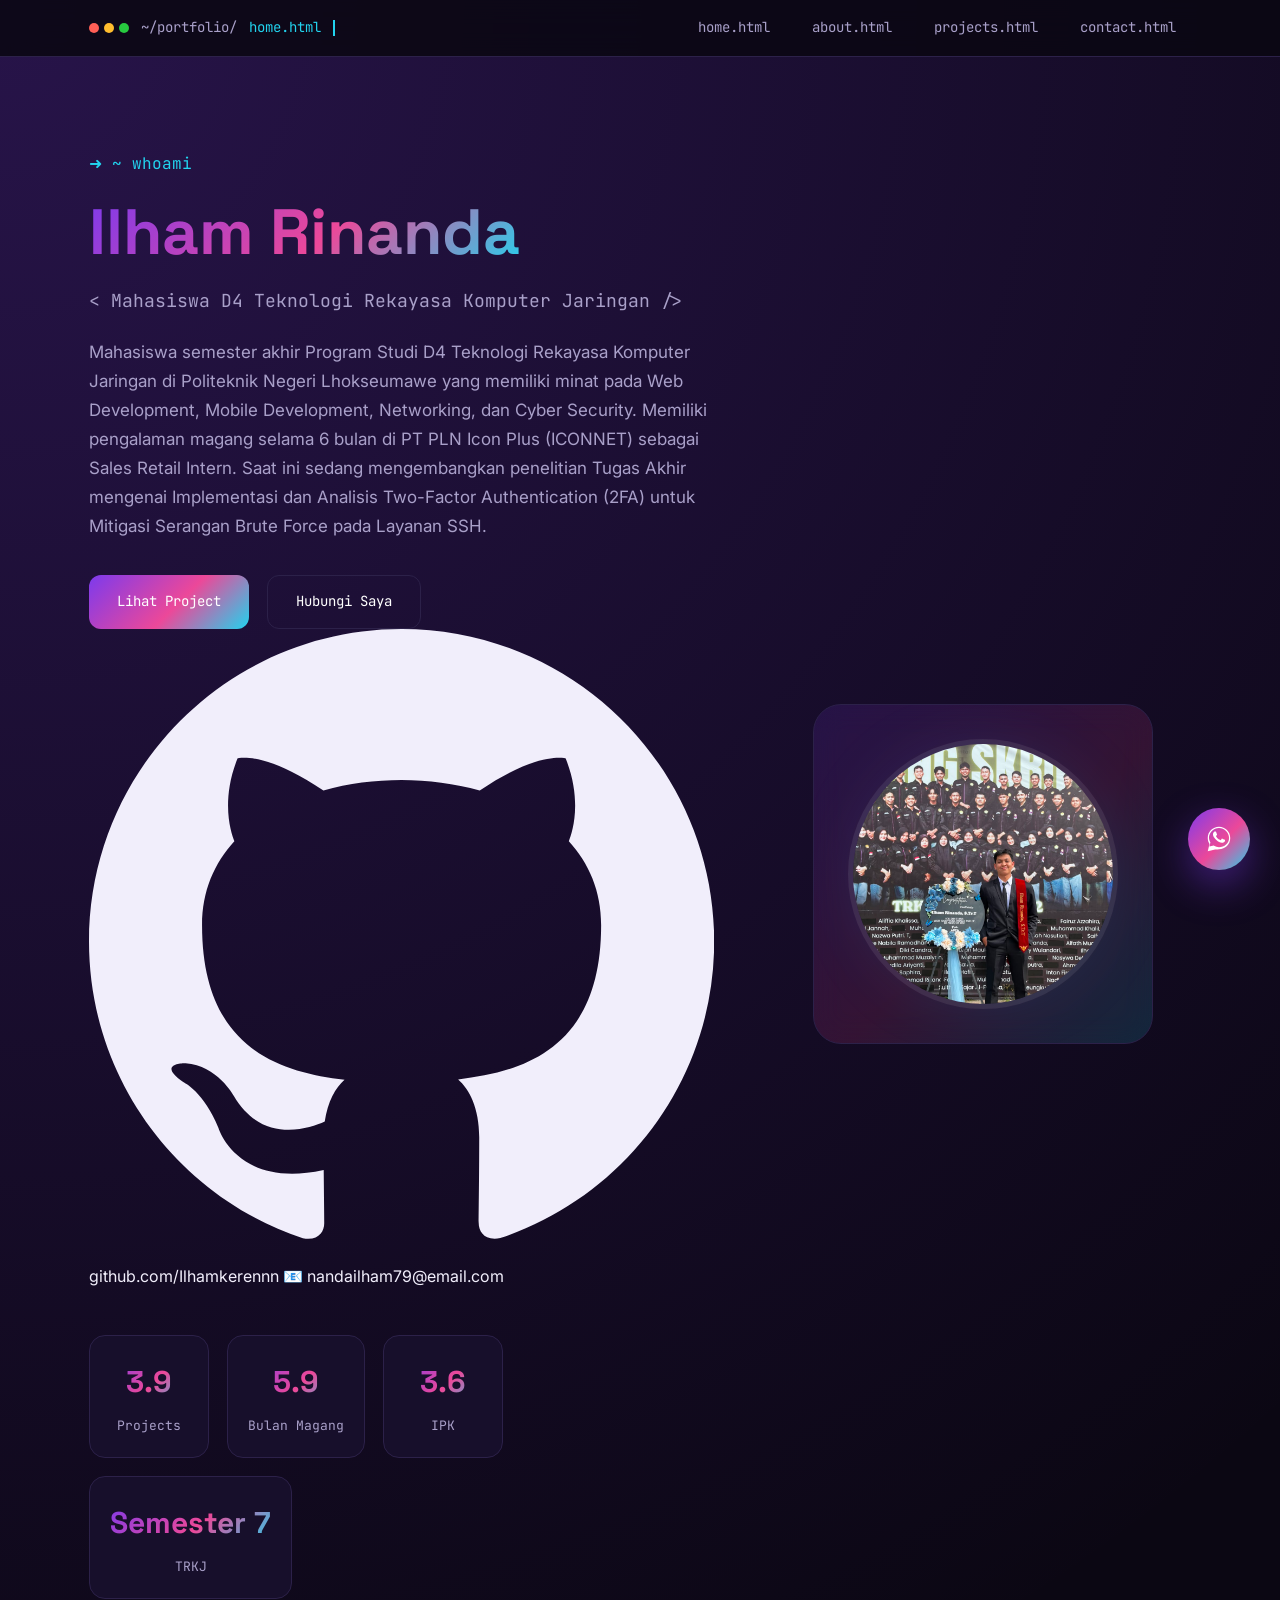
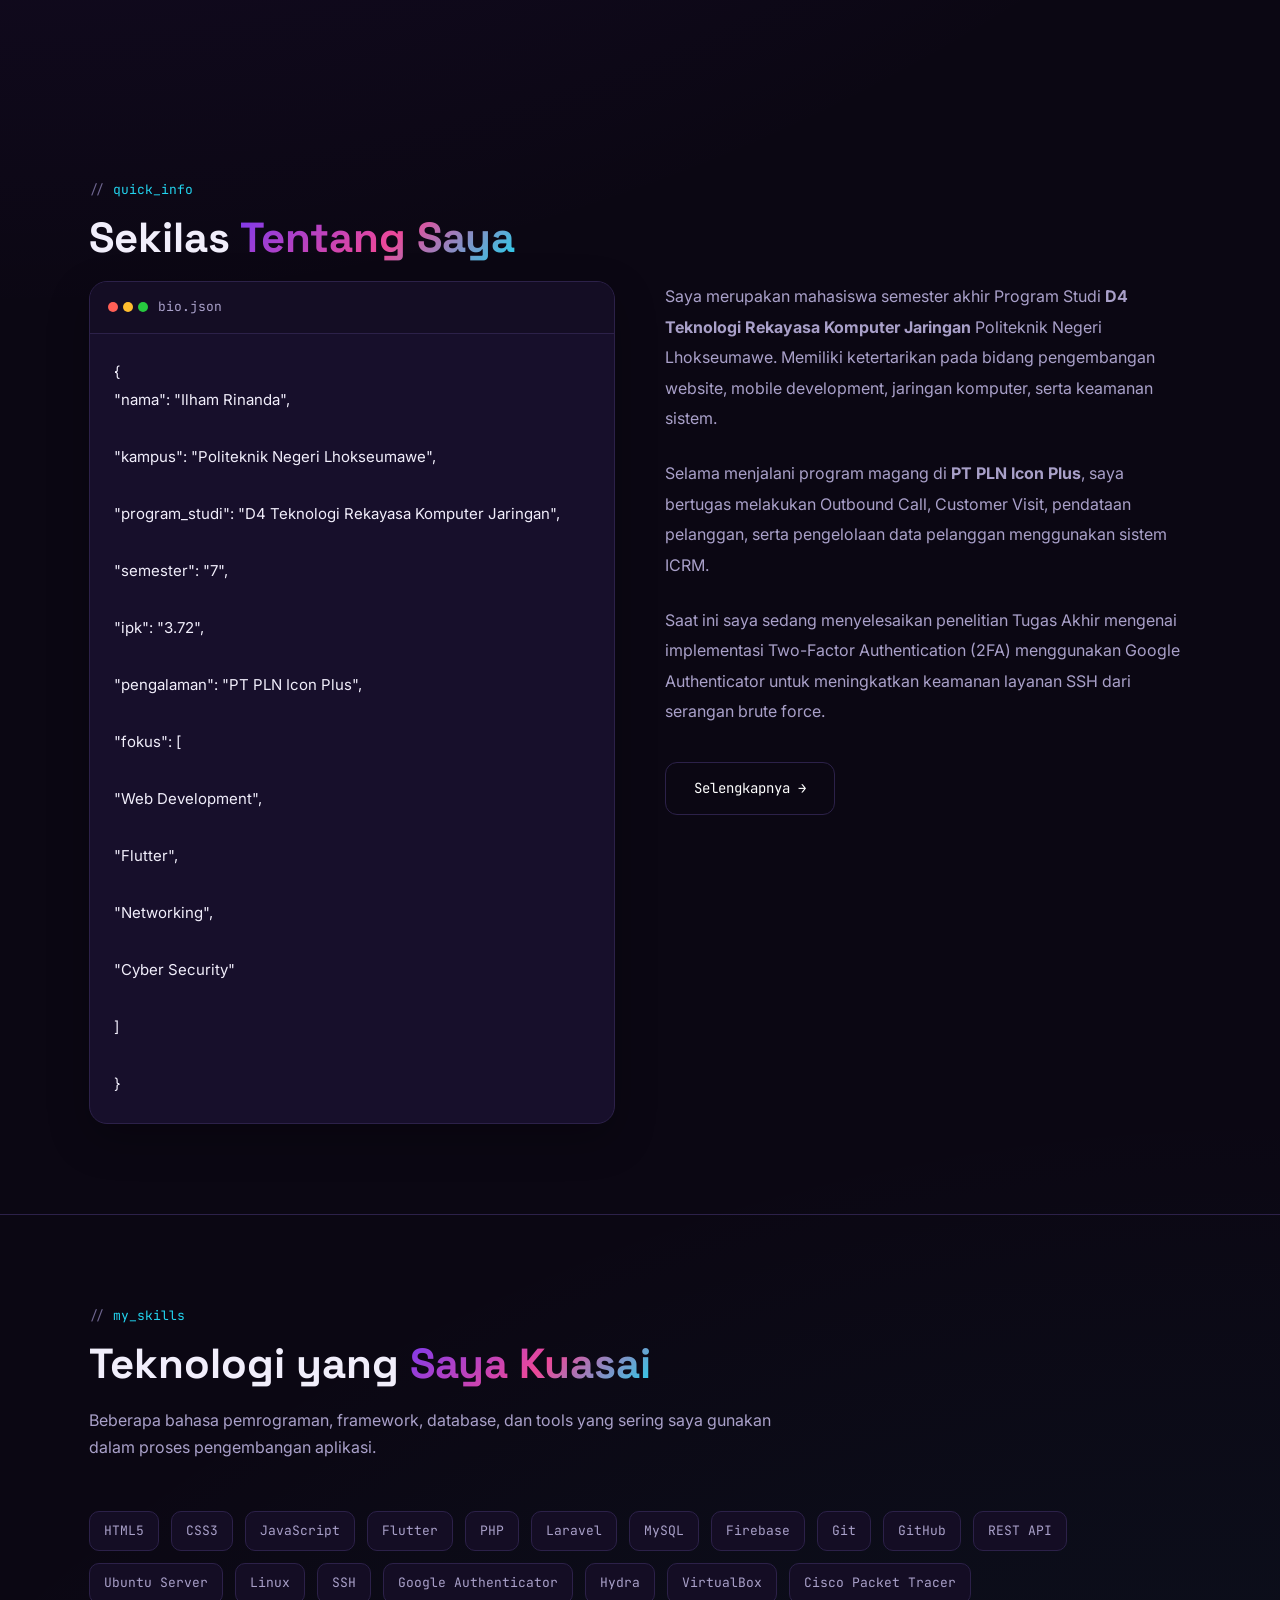
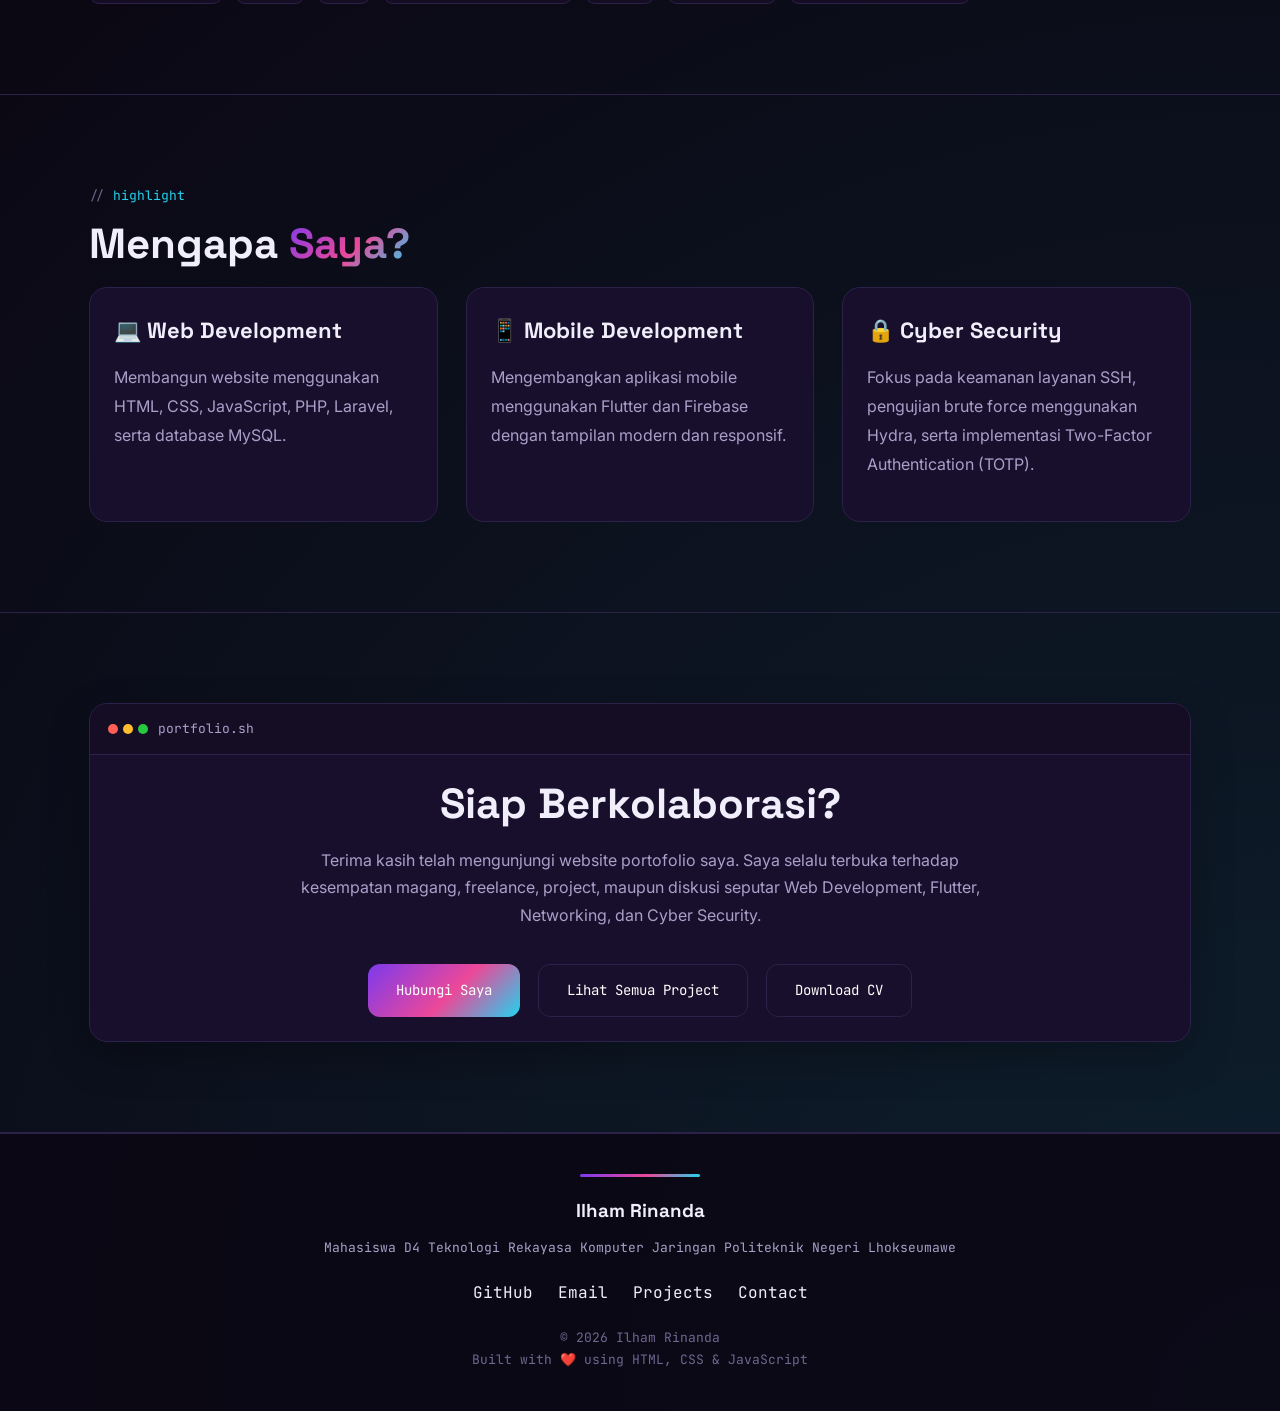
<file: index.html>
<!DOCTYPE html>
<html lang="id">
<head>

<meta charset="UTF-8">
<meta name="viewport" content="width=device-width, initial-scale=1.0">

<title>Ilham Rinanda | Portfolio</title>

<meta
name="description"
content="Portfolio Ilham Rinanda - Mahasiswa D4 Teknologi Rekayasa Komputer Jaringan Politeknik Negeri Lhokseumawe">

<link rel="stylesheet" href="style.css">

<link rel="preconnect" href="https://fonts.googleapis.com">
<link rel="preconnect" href="https://fonts.gstatic.com" crossorigin>

<link rel="icon" href="favicon.ico">

</head>

<body>

<!-- ================= NAVBAR ================= -->

<nav class="navbar">

<div class="nav-inner">

<div class="logo">

<span class="dots">
<span></span>
<span></span>
<span></span>
</span>

<span class="path">~/portfolio/</span>

<span class="filename">home.html</span>

<span class="cursor-blink"></span>

</div>

<button class="nav-toggle" aria-label="Menu">

☰

</button>

<ul class="nav-tabs">

<li><a href="index.html" class="active">home.html</a></li>

<li><a href="about.html">about.html</a></li>

<li><a href="projects.html">projects.html</a></li>

<li><a href="contact.html">contact.html</a></li>

</ul>

</div>

</nav>

<!-- ================= HERO ================= -->

<section class="hero">

<div class="container hero-grid">

<!-- ================= HERO KIRI ================= -->

<div class="hero-content">

<p class="hero-prompt">

<span class="sym">➜</span>

~ whoami

</p>

<h1 class="hero-title">

<span class="gradient-text">

Ilham Rinanda

</span>

</h1>

<p class="hero-role">

<span class="bracket">&lt;</span>

Mahasiswa D4 Teknologi Rekayasa Komputer Jaringan

<span class="bracket">/&gt;</span>

</p>

<p class="hero-desc">

Mahasiswa semester akhir Program Studi D4 Teknologi Rekayasa Komputer Jaringan di
Politeknik Negeri Lhokseumawe yang memiliki minat pada
Web Development,
Mobile Development,
Networking,
dan Cyber Security.

Memiliki pengalaman magang selama 6 bulan di
PT PLN Icon Plus (ICONNET)
sebagai Sales Retail Intern.

Saat ini sedang mengembangkan penelitian Tugas Akhir mengenai
Implementasi dan Analisis Two-Factor Authentication (2FA)
untuk Mitigasi Serangan Brute Force pada Layanan SSH.

</p>

<div class="hero-actions">

<a href="projects.html" class="btn btn-primary">

Lihat Project

</a>

<a href="contact.html" class="btn btn-outline">

Hubungi Saya

</a>

</div>

<div class="hero-socials">

<a
href="https://github.com/Ilhamkerennn"
target="_blank"
rel="noopener">

<svg viewBox="0 0 24 24" fill="currentColor">

<path d="M12 0C5.37 0 0 5.37 0 12c0 5.3 3.44 9.8 8.21 11.39.6.11.82-.26.82-.58 0-.29-.01-1.04-.02-2.04-3.34.73-4.04-1.61-4.04-1.61-.55-1.39-1.34-1.76-1.34-1.76-1.09-.75.08-.73.08-.73 1.21.08 1.84 1.24 1.84 1.24 1.07 1.84 2.81 1.31 3.5 1 .11-.78.42-1.31.76-1.61-2.67-.3-5.47-1.33-5.47-5.93 0-1.31.47-2.38 1.24-3.22-.12-.3-.54-1.52.12-3.18 0 0 1.01-.32 3.3 1.23.96-.27 1.98-.4 3-.4s2.04.14 3 .4c2.29-1.55 3.3-1.23 3.3-1.23.66 1.66.24 2.88.12 3.18.77.84 1.24 1.91 1.24 3.22 0 4.61-2.81 5.62-5.49 5.92.43.37.81 1.1.81 2.22 0 1.6-.02 2.89-.02 3.29 0 .32.22.7.83.58C20.56 21.8 24 17.3 24 12c0-6.63-5.37-12-12-12z"/>

</svg>

github.com/Ilhamkerennn

</a>

<a
href="mailto:nandailham79@email.com">

📧

nandailham79@email.com

</a>

</div>

<!-- ================= STATISTIK ================= -->

<div class="hero-stats">

<div class="stat-card">

<h2>4+</h2>

<p>Projects</p>

</div>

<div class="stat-card">

<h2>6</h2>

<p>Bulan Magang</p>

</div>

<div class="stat-card">

<h2>3.72</h2>

<p>IPK</p>

</div>

<div class="stat-card">

<h2>Semester 7</h2>

<p>TRKJ</p>

</div>

</div>

</div>

<!-- ================= FOTO ================= -->

<div class="hero-image">

<div class="profile-card">

<div class="profile-glow"></div>

<img
src="assets/profile.jpg"
alt="Ilham Rinanda"
loading="lazy">

</div>

</div>

</div>

</section>
<!-- ================= QUICK INFO ================= -->

<section class="section">

<div class="container">

<p class="section-label">quick_info</p>

<h2 class="section-title">

Sekilas <span class="gradient-text">Tentang Saya</span>

</h2>

<div class="two-col">

<!-- ================= TERMINAL ================= -->

<div class="window reveal">

<div class="window-head">

<span class="dots">

<span></span>

<span></span>

<span></span>

</span>

bio.json

</div>

<div class="window-body">

<pre>{
<span class="key">"nama"</span><span class="punct">:</span> <span class="str">"Ilham Rinanda"</span>,

<span class="key">"kampus"</span><span class="punct">:</span> <span class="str">"Politeknik Negeri Lhokseumawe"</span>,

<span class="key">"program_studi"</span><span class="punct">:</span> <span class="str">"D4 Teknologi Rekayasa Komputer Jaringan"</span>,

<span class="key">"semester"</span><span class="punct">:</span> <span class="str">"7"</span>,

<span class="key">"ipk"</span><span class="punct">:</span> <span class="str">"3.72"</span>,

<span class="key">"pengalaman"</span><span class="punct">:</span> <span class="str">"PT PLN Icon Plus"</span>,

<span class="key">"fokus"</span><span class="punct">:</span> [

<span class="str">"Web Development"</span>,

<span class="str">"Flutter"</span>,

<span class="str">"Networking"</span>,

<span class="str">"Cyber Security"</span>

]

}</pre>

</div>

</div>

<!-- ================= DESKRIPSI ================= -->

<div class="reveal">

<p style="color:var(--text-muted);margin-bottom:25px;line-height:1.9;">

Saya merupakan mahasiswa semester akhir Program Studi
<b>D4 Teknologi Rekayasa Komputer Jaringan</b>
Politeknik Negeri Lhokseumawe.

Memiliki ketertarikan pada bidang
pengembangan website,
mobile development,
jaringan komputer,
serta keamanan sistem.

</p>

<p style="color:var(--text-muted);margin-bottom:25px;line-height:1.9;">

Selama menjalani program magang di
<b>PT PLN Icon Plus</b>,
saya bertugas melakukan Outbound Call,
Customer Visit,
pendataan pelanggan,
serta pengelolaan data pelanggan menggunakan
sistem ICRM.

</p>

<p style="color:var(--text-muted);margin-bottom:35px;line-height:1.9;">

Saat ini saya sedang menyelesaikan penelitian
Tugas Akhir mengenai implementasi
Two-Factor Authentication (2FA)
menggunakan Google Authenticator
untuk meningkatkan keamanan layanan SSH
dari serangan brute force.

</p>

<a href="about.html" class="btn btn-outline">

Selengkapnya →

</a>

</div>

</div>

</div>

</section>

<!-- ================= SKILLS ================= -->

<section class="section">

<div class="container">

<p class="section-label">

my_skills

</p>

<h2 class="section-title">

Teknologi yang
<span class="gradient-text">

Saya Kuasai

</span>

</h2>

<p class="section-sub">

Beberapa bahasa pemrograman,
framework,
database,
dan tools yang sering saya gunakan
dalam proses pengembangan aplikasi.

</p>

<div class="tag-cloud">

<span class="tag">HTML5</span>

<span class="tag">CSS3</span>

<span class="tag">JavaScript</span>

<span class="tag">Flutter</span>

<span class="tag">PHP</span>

<span class="tag">Laravel</span>

<span class="tag">MySQL</span>

<span class="tag">Firebase</span>

<span class="tag">Git</span>

<span class="tag">GitHub</span>

<span class="tag">REST API</span>

<span class="tag">Ubuntu Server</span>

<span class="tag">Linux</span>

<span class="tag">SSH</span>

<span class="tag">Google Authenticator</span>

<span class="tag">Hydra</span>

<span class="tag">VirtualBox</span>

<span class="tag">Cisco Packet Tracer</span>

</div>

</div>

</section>

<!-- ================= HIGHLIGHT ================= -->

<section class="section">

<div class="container">

<p class="section-label">

highlight

</p>

<h2 class="section-title">

Mengapa
<span class="gradient-text">

Saya?

</span>

</h2>

<div class="project-grid">

<div class="project-card reveal">

<div class="project-body">

<h3 class="project-title">

💻 Web Development

</h3>

<p class="project-desc">

Membangun website menggunakan HTML, CSS,
JavaScript, PHP, Laravel,
serta database MySQL.

</p>

</div>

</div>

<div class="project-card reveal">

<div class="project-body">

<h3 class="project-title">

📱 Mobile Development

</h3>

<p class="project-desc">

Mengembangkan aplikasi mobile menggunakan
Flutter dan Firebase
dengan tampilan modern
dan responsif.

</p>

</div>

</div>

<div class="project-card reveal">

<div class="project-body">

<h3 class="project-title">

🔒 Cyber Security

</h3>

<p class="project-desc">

Fokus pada keamanan layanan SSH,
pengujian brute force menggunakan Hydra,
serta implementasi
Two-Factor Authentication (TOTP).

</p>

</div>

</div>

</div>

</div>

</section>
<!-- ================= CALL TO ACTION ================= -->

<section class="section">

<div class="container">

<div class="window reveal">

<div class="window-head">

<span class="dots">
<span></span>
<span></span>
<span></span>
</span>

portfolio.sh

</div>

<div class="window-body" style="text-align:center;">

<h2 class="section-title">

Siap Berkolaborasi?

</h2>

<p class="section-sub" style="margin:auto;margin-bottom:35px;">

Terima kasih telah mengunjungi website portofolio saya.

Saya selalu terbuka terhadap kesempatan magang,
freelance, project, maupun diskusi seputar
Web Development, Flutter, Networking,
dan Cyber Security.

</p>

<div class="hero-actions" style="justify-content:center;">

<a href="contact.html" class="btn btn-primary">

Hubungi Saya

</a>

<a href="projects.html" class="btn btn-outline">

Lihat Semua Project

</a>

<a
href="assets/CV_Ilham_Rinanda.pdf"
class="btn btn-outline"
target="_blank">

Download CV

</a>

</div>

</div>

</div>

</div>

</section>

<!-- ================= FOOTER ================= -->

<footer>

<div class="gradient-line"></div>

<h3
style="
font-family:var(--display);
margin-bottom:10px;
">

Ilham Rinanda

</h3>

<p
style="
max-width:650px;
margin:auto;
margin-bottom:20px;
color:var(--text-muted);
">

Mahasiswa D4 Teknologi Rekayasa Komputer Jaringan

Politeknik Negeri Lhokseumawe

</p>

<div
style="
display:flex;
justify-content:center;
gap:25px;
flex-wrap:wrap;
margin-bottom:20px;
font-family:var(--mono);
">

<a
href="https://github.com/Ilhamkerennn"
target="_blank">

GitHub

</a>

<a
href="mailto:nandailham79@email.com">

Email

</a>

<a
href="projects.html">

Projects

</a>

<a
href="contact.html">

Contact

</a>

</div>

<p>

© 2026 Ilham Rinanda

<br>

Built with ❤️ using HTML, CSS & JavaScript

</p>

</footer>

<!-- ================= WHATSAPP FLOAT ================= -->

<a
class="wa-float"
href="https://wa.me/6282179446793?text=Halo%20Ilham,%20saya%20melihat%20website%20portofolio%20Anda."
target="_blank"
rel="noopener"
aria-label="WhatsApp">

<span class="wa-tooltip">

Chat WhatsApp

</span>

<svg viewBox="0 0 32 32">

<path d="M16.004 3C9.376 3 4 8.373 4 15c0 2.34.68 4.52 1.86 6.36L4 29l7.82-1.82A11.93 11.93 0 0 0 16 27c6.63 0 12-5.37 12-12S22.63 3 16 3zm0 21.7c-1.9 0-3.7-.5-5.26-1.44l-.38-.22-4.64 1.08 1.1-4.52-.25-.4A9.66 9.66 0 0 1 5.3 15c0-5.9 4.8-10.7 10.7-10.7S26.7 9.1 26.7 15 21.9 24.7 16 24.7zm5.85-8.02c-.32-.16-1.9-.94-2.2-1.05-.3-.11-.5-.16-.72.16-.21.32-.82 1.05-1 1.26-.19.21-.37.24-.69.08-.32-.16-1.34-.5-2.55-1.6-.94-.85-1.58-1.9-1.76-2.22-.18-.32-.02-.5.14-.65.14-.14.32-.37.48-.56.16-.19.21-.32.32-.53.11-.21.05-.4-.02-.56-.08-.16-.72-1.74-.99-2.38-.26-.62-.53-.54-.72-.55h-.61c-.21 0-.56.08-.85.4-.29.32-1.11 1.08-1.11 2.64s1.14 3.06 1.3 3.27c.16.21 2.24 3.42 5.42 4.8.76.33 1.35.53 1.81.67.76.24 1.45.21 2 .13.61-.09 1.9-.78 2.17-1.53.27-.75.27-1.4.19-1.53-.08-.13-.29-.21-.61-.37z"/>

</svg>

</a>

<script src="script.js"></script>

</body>

</html>
</file>
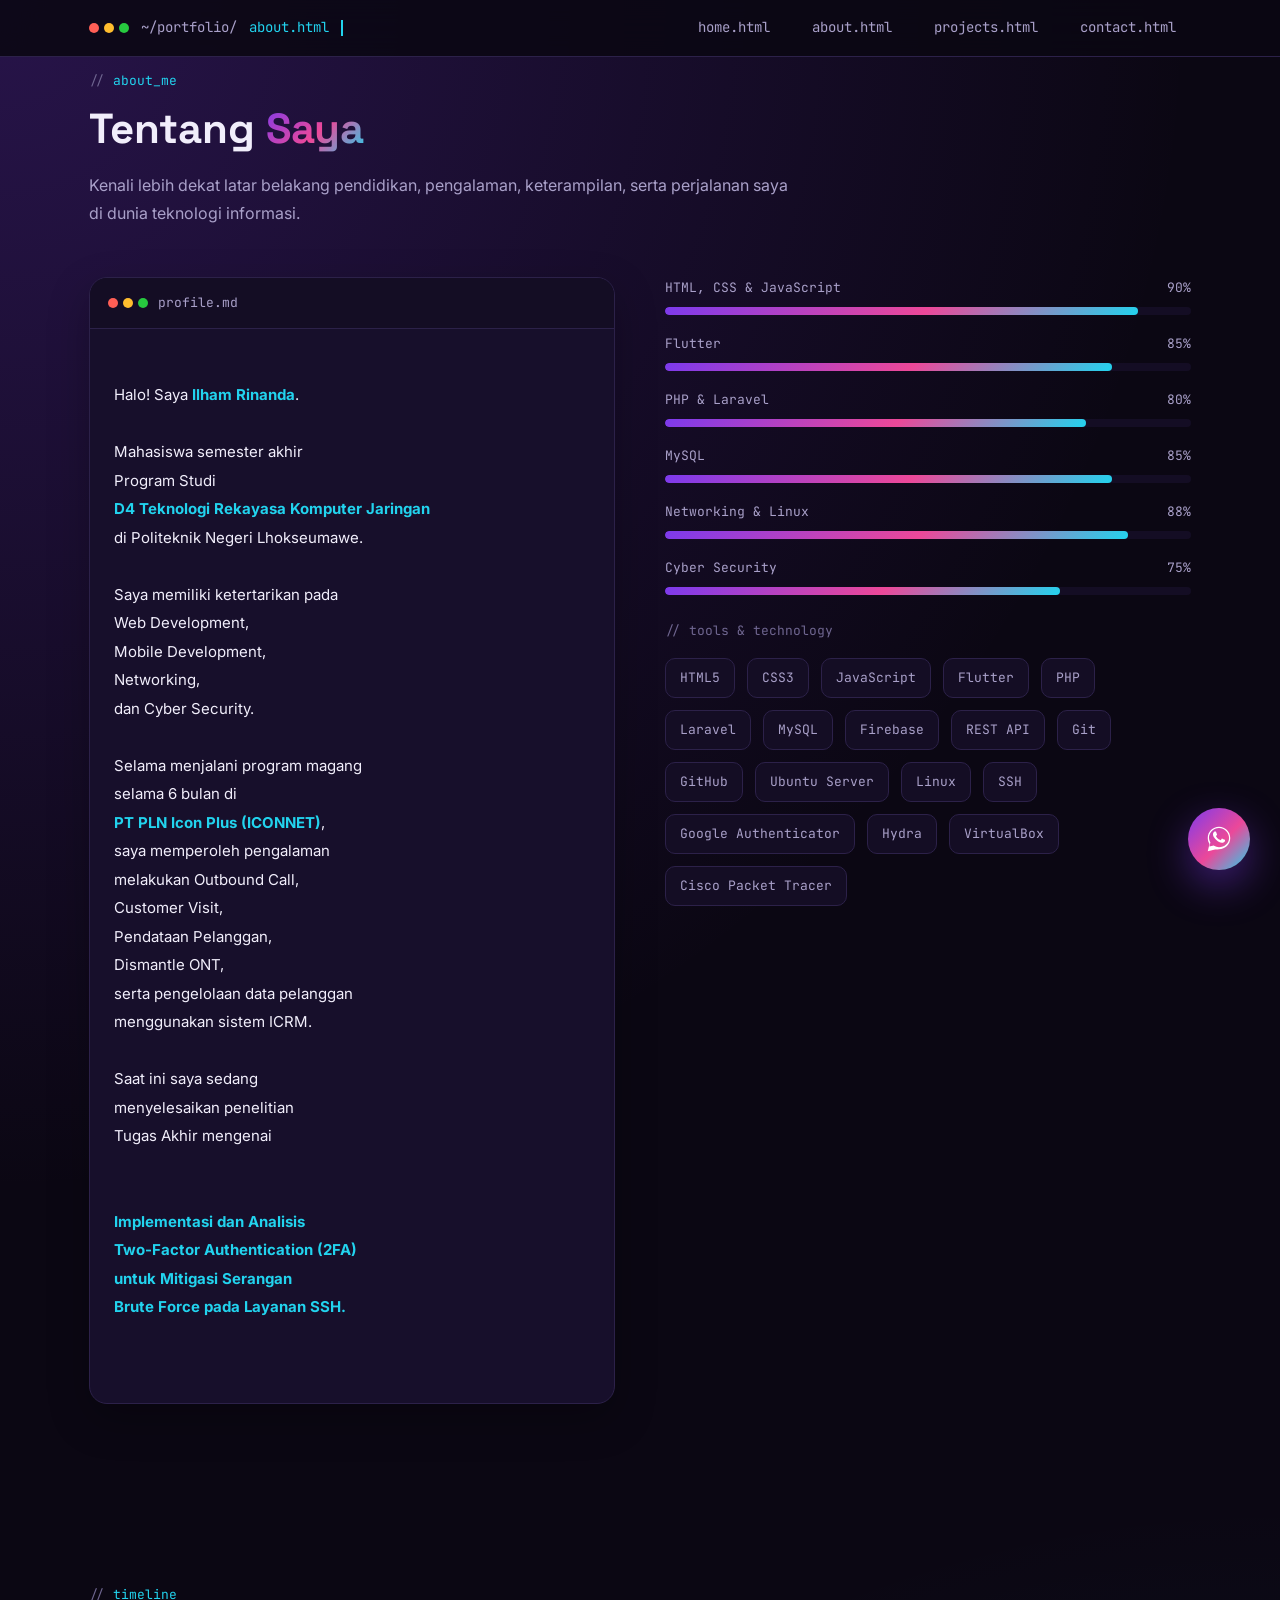
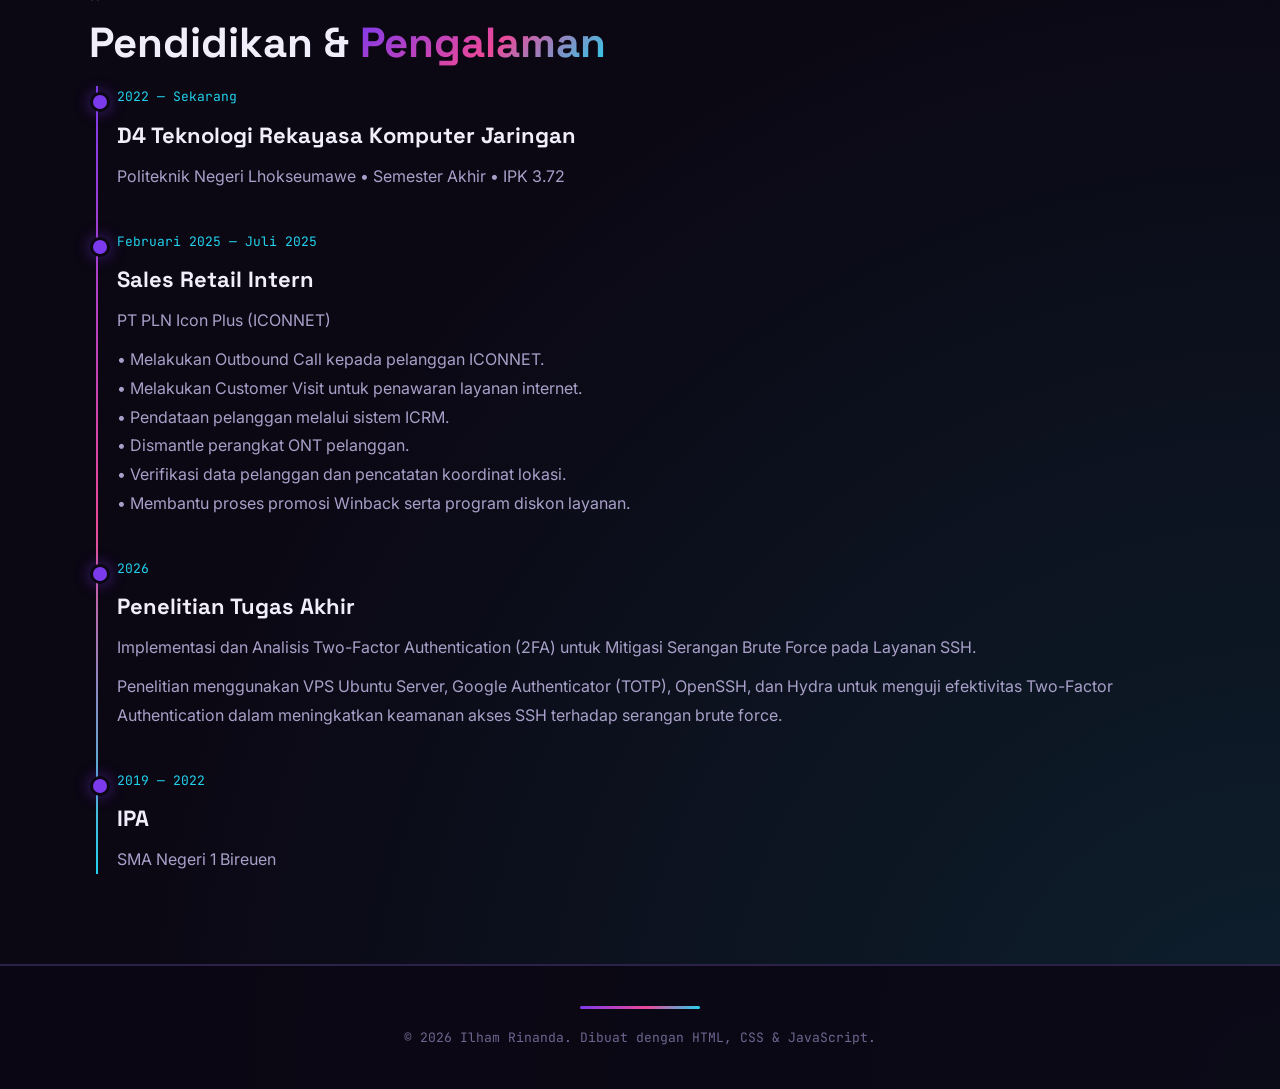
<file: about.html>
<!DOCTYPE html>
<html lang="id">
<head>

<meta charset="UTF-8">
<meta name="viewport" content="width=device-width, initial-scale=1.0">

<title>Tentang Saya | Ilham Rinanda</title>

<meta
name="description"
content="Tentang Ilham Rinanda - Mahasiswa D4 Teknologi Rekayasa Komputer Jaringan">

<link rel="stylesheet" href="style.css">

<link rel="preconnect" href="https://fonts.googleapis.com">
<link rel="preconnect" href="https://fonts.gstatic.com" crossorigin>

</head>

<body>

<!-- ================= NAVBAR ================= -->

<nav class="navbar">

<div class="nav-inner">

<div class="logo">

<span class="dots">
<span></span>
<span></span>
<span></span>
</span>

<span class="path">~/portfolio/</span>

<span class="filename">about.html</span>

<span class="cursor-blink"></span>

</div>

<button class="nav-toggle" aria-label="Menu">

☰

</button>

<ul class="nav-tabs">

<li><a href="index.html">home.html</a></li>

<li><a href="about.html" class="active">about.html</a></li>

<li><a href="projects.html">projects.html</a></li>

<li><a href="contact.html">contact.html</a></li>

</ul>

</div>

</nav>

<!-- ================= ABOUT ================= -->

<section class="section" style="padding-top:70px; border-bottom:none;">

<div class="container">

<p class="section-label">

about_me

</p>

<h2 class="section-title">

Tentang
<span class="gradient-text">

Saya

</span>

</h2>

<p class="section-sub">

Kenali lebih dekat latar belakang pendidikan,
pengalaman, keterampilan,
serta perjalanan saya
di dunia teknologi informasi.

</p>

<div class="two-col">

<!-- ================= PROFILE ================= -->

<div class="window reveal">

<div class="window-head">

<span class="dots">
<span></span>
<span></span>
<span></span>
</span>

profile.md

</div>

<div class="window-body">

<pre style="color:var(--text);font-family:var(--body);font-size:15px;line-height:1.9;">

Halo! Saya <strong>Ilham Rinanda</strong>.

Mahasiswa semester akhir
Program Studi
<strong>D4 Teknologi Rekayasa Komputer Jaringan</strong>
di Politeknik Negeri Lhokseumawe.

Saya memiliki ketertarikan pada
Web Development,
Mobile Development,
Networking,
dan Cyber Security.

Selama menjalani program magang
selama 6 bulan di
<strong>PT PLN Icon Plus (ICONNET)</strong>,
saya memperoleh pengalaman
melakukan Outbound Call,
Customer Visit,
Pendataan Pelanggan,
Dismantle ONT,
serta pengelolaan data pelanggan
menggunakan sistem ICRM.

Saat ini saya sedang
menyelesaikan penelitian
Tugas Akhir mengenai

<strong>
Implementasi dan Analisis
Two-Factor Authentication (2FA)
untuk Mitigasi Serangan
Brute Force pada Layanan SSH.
</strong>

</pre>

</div>

</div>

<!-- ================= SKILLS ================= -->

<div class="reveal">

<div class="skill-group">

<div class="skill-row">

<span>HTML, CSS & JavaScript</span>

<span>90%</span>

</div>

<div class="skill-bar">

<div class="skill-fill" data-level="90"></div>

</div>

<div class="skill-row">

<span>Flutter</span>

<span>85%</span>

</div>

<div class="skill-bar">

<div class="skill-fill" data-level="85"></div>

</div>

<div class="skill-row">

<span>PHP & Laravel</span>

<span>80%</span>

</div>

<div class="skill-bar">

<div class="skill-fill" data-level="80"></div>

</div>

<div class="skill-row">

<span>MySQL</span>

<span>85%</span>

</div>

<div class="skill-bar">

<div class="skill-fill" data-level="85"></div>

</div>

<div class="skill-row">

<span>Networking & Linux</span>

<span>88%</span>

</div>

<div class="skill-bar">

<div class="skill-fill" data-level="88"></div>

</div>

<div class="skill-row">

<span>Cyber Security</span>

<span>75%</span>

</div>

<div class="skill-bar">

<div class="skill-fill" data-level="75"></div>

</div>

</div>

<p style="font-family:var(--mono);font-size:13px;color:var(--text-dim);margin-bottom:15px;">

// tools & technology

</p>

<div class="tag-cloud">

<span class="tag">HTML5</span>

<span class="tag">CSS3</span>

<span class="tag">JavaScript</span>

<span class="tag">Flutter</span>

<span class="tag">PHP</span>

<span class="tag">Laravel</span>

<span class="tag">MySQL</span>

<span class="tag">Firebase</span>

<span class="tag">REST API</span>

<span class="tag">Git</span>

<span class="tag">GitHub</span>

<span class="tag">Ubuntu Server</span>

<span class="tag">Linux</span>

<span class="tag">SSH</span>

<span class="tag">Google Authenticator</span>

<span class="tag">Hydra</span>

<span class="tag">VirtualBox</span>

<span class="tag">Cisco Packet Tracer</span>

</div>

</div>

</div>

</div>

</section>

<!-- ================= TIMELINE ================= -->
<section class="section">

<div class="container">

<p class="section-label">

timeline

</p>

<h2 class="section-title">

Pendidikan &
<span class="gradient-text">

Pengalaman

</span>

</h2>

<div class="timeline reveal">

<!-- Pendidikan -->

<div class="timeline-item">

<p class="timeline-date">

2022 — Sekarang

</p>

<h3 class="timeline-title">

D4 Teknologi Rekayasa Komputer Jaringan

</h3>

<p class="timeline-sub">

Politeknik Negeri Lhokseumawe • Semester Akhir • IPK 3.72

</p>

</div>

<!-- Magang -->

<div class="timeline-item">

<p class="timeline-date">

Februari 2025 — Juli 2025

</p>

<h3 class="timeline-title">

Sales Retail Intern

</h3>

<p class="timeline-sub">

PT PLN Icon Plus (ICONNET)

</p>

<p style="margin-top:10px;color:var(--text-muted);line-height:1.8;">

• Melakukan Outbound Call kepada pelanggan ICONNET.<br>

• Melakukan Customer Visit untuk penawaran layanan internet.<br>

• Pendataan pelanggan melalui sistem ICRM.<br>

• Dismantle perangkat ONT pelanggan.<br>

• Verifikasi data pelanggan dan pencatatan koordinat lokasi.<br>

• Membantu proses promosi Winback serta program diskon layanan.

</p>

</div>

<!-- Tugas Akhir -->

<div class="timeline-item">

<p class="timeline-date">

2026

</p>

<h3 class="timeline-title">

Penelitian Tugas Akhir

</h3>

<p class="timeline-sub">

Implementasi dan Analisis Two-Factor Authentication (2FA)
untuk Mitigasi Serangan Brute Force pada Layanan SSH.

</p>

<p style="margin-top:10px;color:var(--text-muted);line-height:1.8;">

Penelitian menggunakan VPS Ubuntu Server,
Google Authenticator (TOTP),
OpenSSH,
dan Hydra untuk menguji efektivitas
Two-Factor Authentication dalam meningkatkan keamanan
akses SSH terhadap serangan brute force.

</p>

</div>

<!-- SMA -->

<div class="timeline-item">

<p class="timeline-date">

2019 — 2022

</p>

<h3 class="timeline-title">

IPA

</h3>

<p class="timeline-sub">

SMA Negeri 1 Bireuen

</p>

</div>

</div>

</div>

</section>
<footer>
  <div class="gradient-line"></div>

  <p>
    © 2026 Ilham Rinanda. Dibuat dengan HTML, CSS &amp; JavaScript.
  </p>

</footer>

<!-- ================= WHATSAPP FLOAT ================= -->

<a class="wa-float"
href="https://wa.me/6282179446793?text=Halo%20Ilham,%20saya%20tertarik%20dengan%20portofolio%20Anda."
target="_blank"
rel="noopener"
aria-label="Hubungi via WhatsApp">

<span class="wa-tooltip">

Chat via WhatsApp

</span>

<svg viewBox="0 0 32 32">

<path d="M16.004 3C9.376 3 4 8.373 4 15c0 2.34.68 4.52 1.86 6.36L4 29l7.82-1.82A11.93 11.93 0 0 0 16 27c6.63 0 12-5.37 12-12S22.63 3 16 3zm0 21.7c-1.9 0-3.7-.5-5.26-1.44l-.38-.22-4.64 1.08 1.1-4.52-.25-.4A9.66 9.66 0 0 1 5.3 15c0-5.9 4.8-10.7 10.7-10.7S26.7 9.1 26.7 15 21.9 24.7 16 24.7zm5.85-8.02c-.32-.16-1.9-.94-2.2-1.05-.3-.11-.5-.16-.72.16-.21.32-.82 1.05-1 1.26-.19.21-.37.24-.69.08-.32-.16-1.34-.5-2.55-1.6-.94-.85-1.58-1.9-1.76-2.22-.18-.32-.02-.5.14-.65.14-.14.32-.37.48-.56.16-.19.21-.32.32-.53.11-.21.05-.4-.02-.56-.08-.16-.72-1.74-.99-2.38-.26-.62-.53-.54-.72-.55h-.61c-.21 0-.56.08-.85.4-.29.32-1.11 1.08-1.11 2.64s1.14 3.06 1.3 3.27c.16.21 2.24 3.42 5.42 4.8.76.33 1.35.53 1.81.67.76.24 1.45.21 2 .13.61-.09 1.9-.78 2.17-1.53.27-.75.27-1.4.19-1.53-.08-.13-.29-.21-.61-.37z"/>

</svg>

</a>

<script src="script.js"></script>

</body>
</html>
</file>
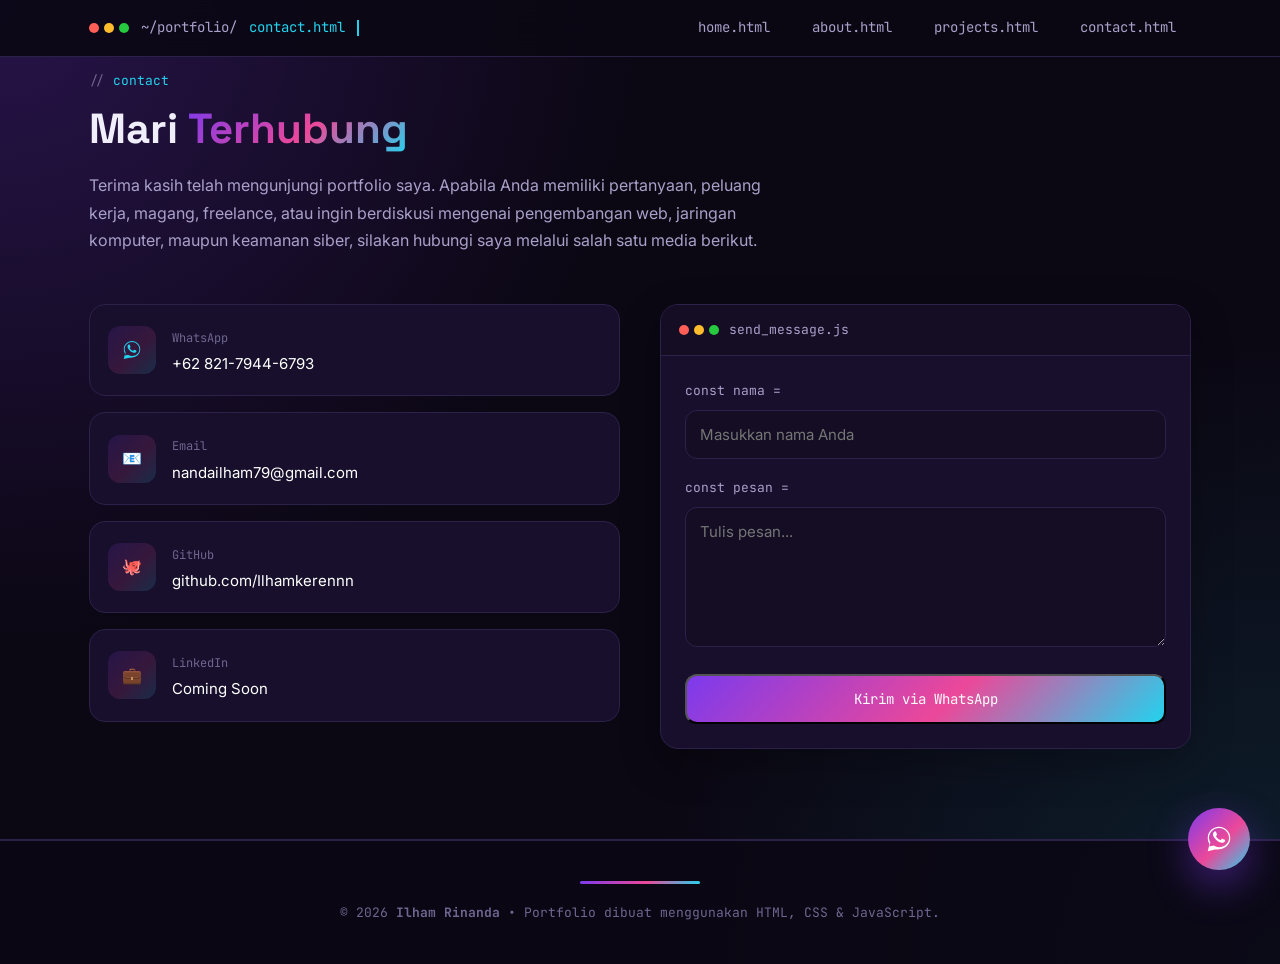
<file: contact.html>
<!DOCTYPE html>
<html lang="id">

<head>

<meta charset="UTF-8">

<meta name="viewport" content="width=device-width, initial-scale=1.0">

<title>Kontak — Ilham Rinanda</title>

<link rel="stylesheet" href="style.css">

</head>

<body>

<nav class="navbar">

<div class="nav-inner">

<div class="logo">

<span class="dots"><span></span><span></span><span></span></span>

<span class="path">~/portfolio/</span>

<span class="filename">contact.html</span>

<span class="cursor-blink"></span>

</div>

<button class="nav-toggle">

☰

</button>

<ul class="nav-tabs">

<li><a href="index.html">home.html</a></li>

<li><a href="about.html">about.html</a></li>

<li><a href="projects.html">projects.html</a></li>

<li><a href="contact.html" class="active">contact.html</a></li>

</ul>

</div>

</nav>

<section class="section" style="padding-top:70px;">

<div class="container">

<p class="section-label">

contact

</p>

<h2 class="section-title">

Mari

<span class="gradient-text">

Terhubung

</span>

</h2>

<p class="section-sub">

Terima kasih telah mengunjungi portfolio saya.

Apabila Anda memiliki pertanyaan, peluang kerja, magang, freelance,
atau ingin berdiskusi mengenai pengembangan web, jaringan komputer,
maupun keamanan siber, silakan hubungi saya melalui salah satu media berikut.

</p>

<div class="contact-grid">
  <!-- ============ DAFTAR KONTAK ============ -->

<div class="contact-list reveal">

<!-- WhatsApp -->

<a class="contact-item"
href="https://wa.me/6282179446793?text=Halo%20Ilham,%20saya%20tertarik%20dengan%20portfolio%20Anda."
target="_blank"
rel="noopener">

<span class="contact-icon">

<svg viewBox="0 0 32 32" fill="var(--accent)">
<path d="M16.004 3C9.376 3 4 8.373 4 15c0 2.34.68 4.52 1.86 6.36L4 29l7.82-1.82A11.93 11.93 0 0 0 16 27c6.63 0 12-5.37 12-12S22.63 3 16 3zm0 21.7c-1.9 0-3.7-.5-5.26-1.44l-.38-.22-4.64 1.08 1.1-4.52-.25-.4A9.66 9.66 0 0 1 5.3 15c0-5.9 4.8-10.7 10.7-10.7S26.7 9.1 26.7 15 21.9 24.7 16 24.7zm5.85-8.02c-.32-.16-1.9-.94-2.2-1.05-.3-.11-.5-.16-.72.16-.21.32-.82 1.05-1 1.26-.19.21-.37.24-.69.08-.32-.16-1.34-.5-2.55-1.6-.94-.85-1.58-1.9-1.76-2.22-.18-.32-.02-.5.14-.65.14-.14.32-.37.48-.56.16-.19.21-.32.32-.53.11-.21.05-.4-.02-.56-.08-.16-.72-1.74-.99-2.38-.26-.62-.53-.54-.72-.55h-.61c-.21 0-.56.08-.85.4-.29.32-1.11 1.08-1.11 2.64s1.14 3.06 1.3 3.27c.16.21 2.24 3.42 5.42 4.8.76.33 1.35.53 1.81.67.76.24 1.45.21 2 .13.61-.09 1.9-.78 2.17-1.53.27-.75.27-1.4.19-1.53-.08-.13-.29-.21-.61-.37z"/>
</svg>

</span>

<span class="contact-text">

<span class="label">

WhatsApp

</span>

<br>

<span class="value">

+62 821-7944-6793

</span>

</span>

</a>





<!-- Email -->

<a class="contact-item"
href="mailto:nandailham79@gmail.com">

<span class="contact-icon">

📧

</span>

<span class="contact-text">

<span class="label">

Email

</span>

<br>

<span class="value">

nandailham79@gmail.com

</span>

</span>

</a>





<!-- GitHub -->

<a class="contact-item"
href="https://github.com/Ilhamkerennn"
target="_blank">

<span class="contact-icon">

🐙

</span>

<span class="contact-text">

<span class="label">

GitHub

</span>

<br>

<span class="value">

github.com/Ilhamkerennn

</span>

</span>

</a>





<!-- LinkedIn -->

<a class="contact-item"
href="#">

<span class="contact-icon">

💼

</span>

<span class="contact-text">

<span class="label">

LinkedIn

</span>

<br>

<span class="value">

Coming Soon

</span>

</span>

</a>

</div>
<!-- ============ FORM ============ -->

<div class="window reveal">

  <div class="window-head">
    <span class="dots"><span></span><span></span><span></span></span>
    send_message.js
  </div>

  <div class="window-body">

    <form id="contact-form">

      <div class="form-group">
        <label for="name">
          <span class="sym">const</span> nama =
        </label>

        <input
          type="text"
          id="name"
          placeholder="Masukkan nama Anda"
          required
        >
      </div>

      <div class="form-group">
        <label for="message">
          <span class="sym">const</span> pesan =
        </label>

        <textarea
          id="message"
          placeholder="Tulis pesan..."
          required
        ></textarea>
      </div>

      <button
        type="submit"
        class="btn btn-primary"
        style="width:100%;justify-content:center;"
      >
        Kirim via WhatsApp
      </button>

    </form>

  </div>

</div>

</div>
</div>

</section>

<!-- ================= FOOTER ================= -->

<footer>

<div class="gradient-line"></div>

<p>

© 2026 <strong>Ilham Rinanda</strong> •
Portfolio dibuat menggunakan HTML, CSS & JavaScript.

</p>

</footer>

<!-- ================= FLOATING WHATSAPP ================= -->

<a
class="wa-float"
href="https://wa.me/6282179446793?text=Halo%20Ilham,%20saya%20tertarik%20dengan%20portfolio%20Anda."
target="_blank"
rel="noopener"
aria-label="WhatsApp">

<span class="wa-tooltip">

Chat via WhatsApp

</span>

<svg viewBox="0 0 32 32">

<path d="M16.004 3C9.376 3 4 8.373 4 15c0 2.34.68 4.52 1.86 6.36L4 29l7.82-1.82A11.93 11.93 0 0 0 16 27c6.63 0 12-5.37 12-12S22.63 3 16 3zm0 21.7c-1.9 0-3.7-.5-5.26-1.44l-.38-.22-4.64 1.08 1.1-4.52-.25-.4A9.66 9.66 0 0 1 5.3 15c0-5.9 4.8-10.7 10.7-10.7S26.7 9.1 26.7 15 21.9 24.7 16 24.7zm5.85-8.02c-.32-.16-1.9-.94-2.2-1.05-.3-.11-.5-.16-.72.16-.21.32-.82 1.05-1 1.26-.19.21-.37.24-.69.08-.32-.16-1.34-.5-2.55-1.6-.94-.85-1.58-1.9-1.76-2.22-.18-.32-.02-.5.14-.65.14-.14.32-.37.48-.56.16-.19.21-.32.32-.53.11-.21.05-.4-.02-.56-.08-.16-.72-1.74-.99-2.38-.26-.62-.53-.54-.72-.55h-.61c-.21 0-.56.08-.85.4-.29.32-1.11 1.08-1.11 2.64s1.14 3.06 1.3 3.27c.16.21 2.24 3.42 5.42 4.8.76.33 1.35.53 1.81.67.76.24 1.45.21 2 .13.61-.09 1.9-.78 2.17-1.53.27-.75.27-1.4.19-1.53-.08-.13-.29-.21-.61-.37z"/>

</svg>

</a>

<script src="script.js"></script>

</body>
</html>
</file>
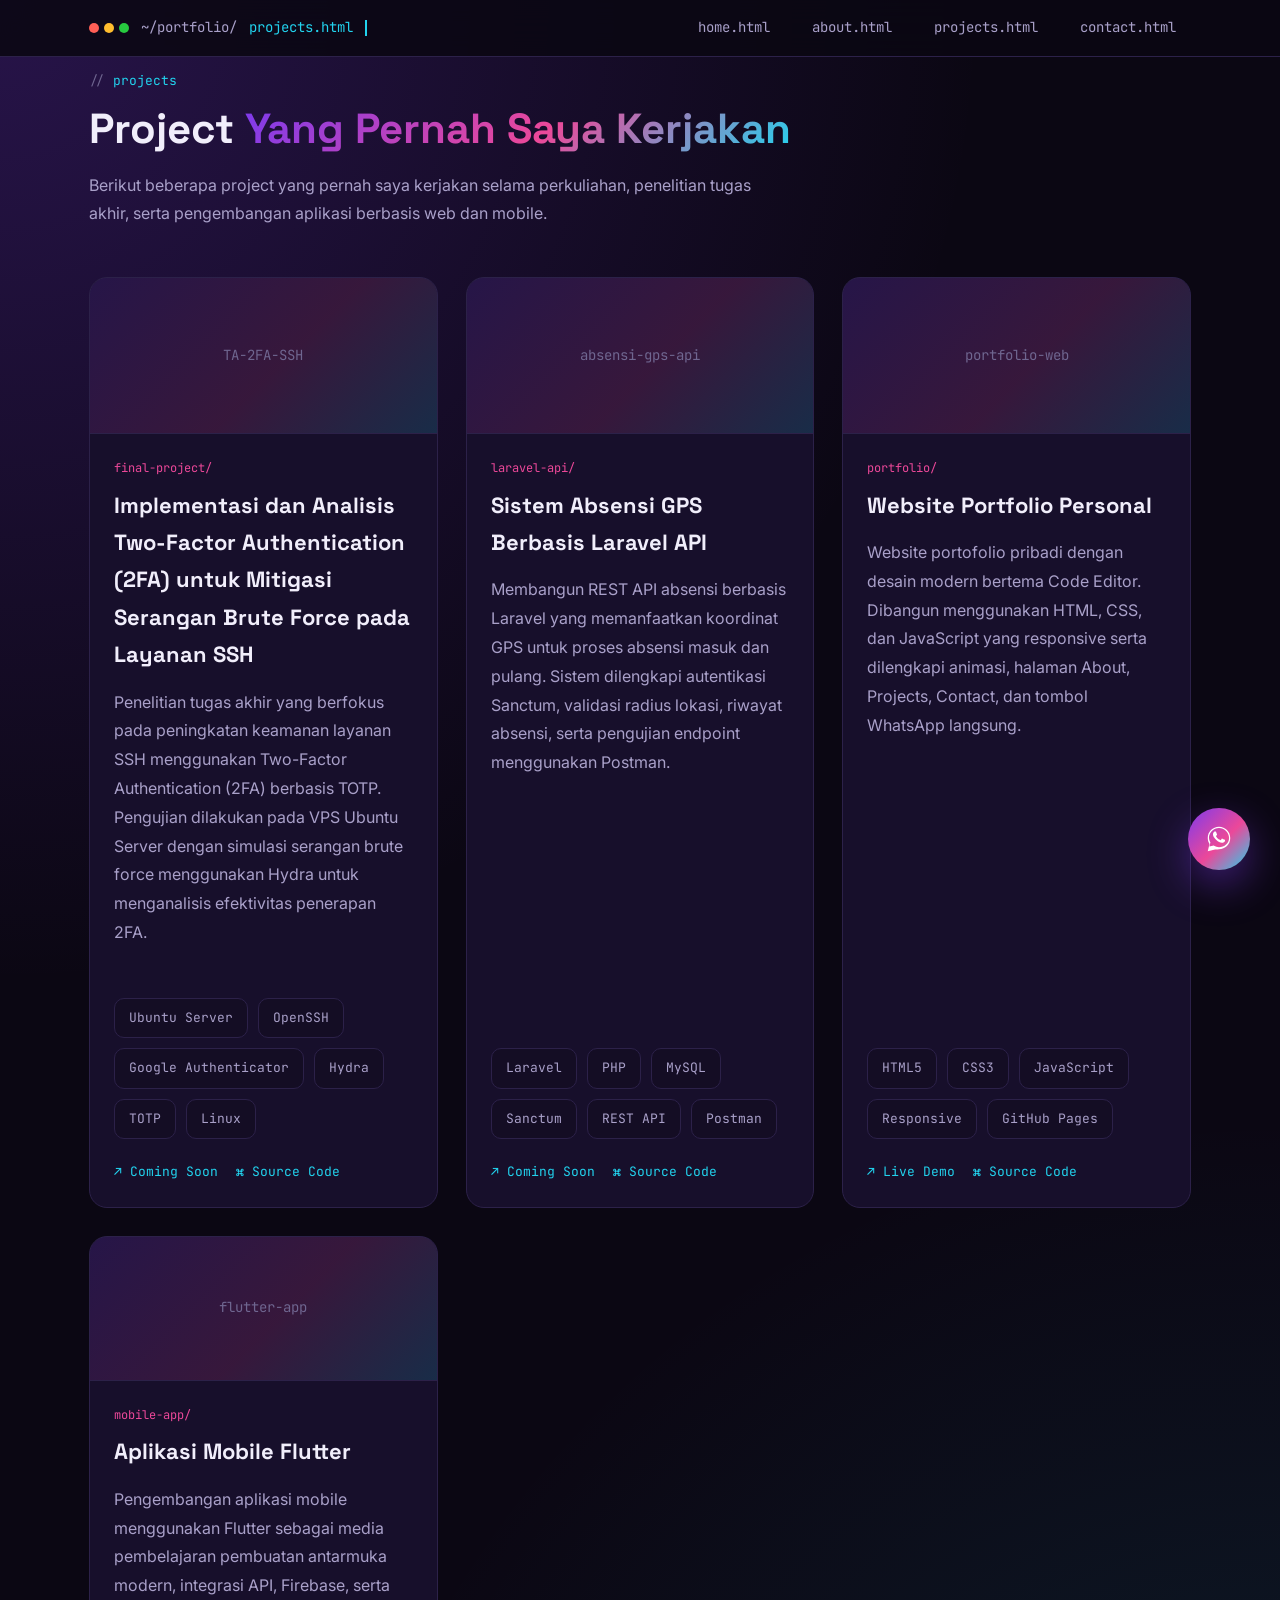
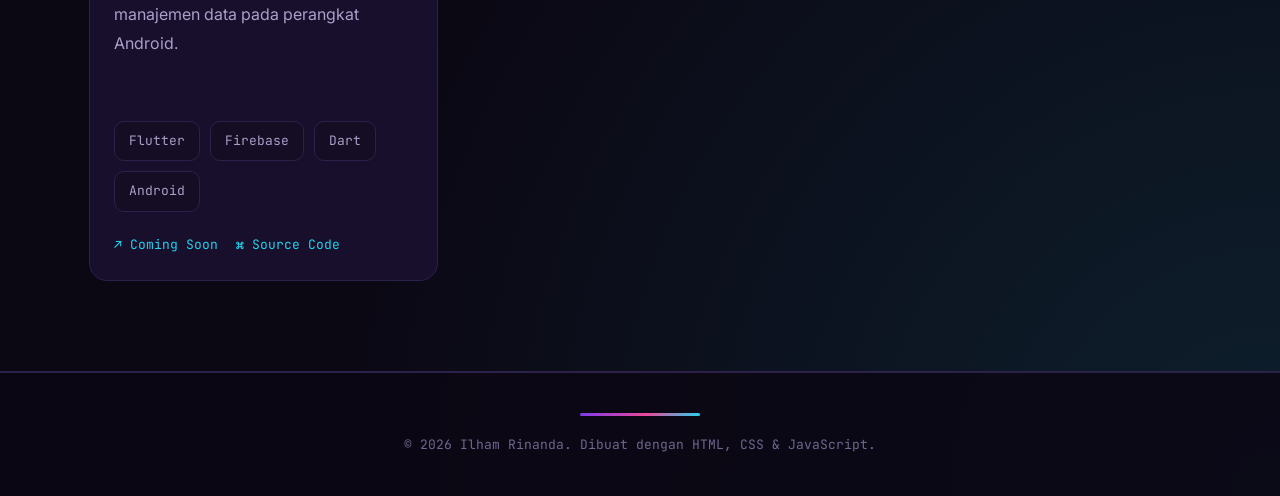
<file: projects.html>
<!DOCTYPE html>
<html lang="id">
<head>
<meta charset="UTF-8">
<meta name="viewport" content="width=device-width, initial-scale=1.0">
<title>Projects — Ilham Rinanda</title>
<link rel="stylesheet" href="style.css">
</head>

<body>

<nav class="navbar">
<div class="nav-inner">

<div class="logo">
<span class="dots"><span></span><span></span><span></span></span>
<span class="path">~/portfolio/</span>
<span class="filename">projects.html</span>
<span class="cursor-blink"></span>
</div>

<button class="nav-toggle">☰</button>

<ul class="nav-tabs">
<li><a href="index.html">home.html</a></li>
<li><a href="about.html">about.html</a></li>
<li><a href="projects.html" class="active">projects.html</a></li>
<li><a href="contact.html">contact.html</a></li>
</ul>

</div>
</nav>

<section class="section" style="padding-top:70px;">

<div class="container">

<p class="section-label">
projects
</p>

<h2 class="section-title">

Project
<span class="gradient-text">

Yang Pernah Saya Kerjakan

</span>

</h2>

<p class="section-sub">

Berikut beberapa project yang pernah saya kerjakan selama perkuliahan,
penelitian tugas akhir, serta pengembangan aplikasi berbasis web dan mobile.

</p>

<div class="project-grid">

<!-- ================= PROJECT 1 ================= -->

<div class="project-card reveal">

    <div class="project-thumb">
        TA-2FA-SSH
    </div>

    <div class="project-body">

        <p class="project-name">
            final-project/
        </p>

        <h3 class="project-title">
            Implementasi dan Analisis Two-Factor Authentication (2FA) untuk Mitigasi Serangan Brute Force pada Layanan SSH
        </h3>

        <p class="project-desc">
            Penelitian tugas akhir yang berfokus pada peningkatan keamanan layanan SSH
            menggunakan Two-Factor Authentication (2FA) berbasis TOTP.
            Pengujian dilakukan pada VPS Ubuntu Server dengan simulasi serangan brute force
            menggunakan Hydra untuk menganalisis efektivitas penerapan 2FA.
        </p>

        <div class="project-tags">

            <span class="tag">Ubuntu Server</span>

            <span class="tag">OpenSSH</span>

            <span class="tag">Google Authenticator</span>

            <span class="tag">Hydra</span>

            <span class="tag">TOTP</span>

            <span class="tag">Linux</span>

        </div>

        <div class="project-links">

            <a href="#">
                ↗ Coming Soon
            </a>

            <a href="#">
                ⌘ Source Code
            </a>

        </div>

    </div>

</div>





<!-- ================= PROJECT 2 ================= -->

<div class="project-card reveal">

    <div class="project-thumb">
        absensi-gps-api
    </div>

    <div class="project-body">

        <p class="project-name">
            laravel-api/
        </p>

        <h3 class="project-title">
            Sistem Absensi GPS Berbasis Laravel API
        </h3>

        <p class="project-desc">
            Membangun REST API absensi berbasis Laravel yang memanfaatkan koordinat GPS
            untuk proses absensi masuk dan pulang.
            Sistem dilengkapi autentikasi Sanctum,
            validasi radius lokasi,
            riwayat absensi,
            serta pengujian endpoint menggunakan Postman.
        </p>

        <div class="project-tags">

            <span class="tag">Laravel</span>

            <span class="tag">PHP</span>

            <span class="tag">MySQL</span>

            <span class="tag">Sanctum</span>

            <span class="tag">REST API</span>

            <span class="tag">Postman</span>

        </div>

        <div class="project-links">

            <a href="#">
                ↗ Coming Soon
            </a>

            <a href="#">
                ⌘ Source Code
            </a>

        </div>

    </div>

</div>





<!-- ================= PROJECT 3 ================= -->

<div class="project-card reveal">

    <div class="project-thumb">
        portfolio-web
    </div>

    <div class="project-body">

        <p class="project-name">
            portfolio/
        </p>

        <h3 class="project-title">
            Website Portfolio Personal
        </h3>

        <p class="project-desc">
            Website portofolio pribadi dengan desain modern bertema Code Editor.
            Dibangun menggunakan HTML, CSS, dan JavaScript yang responsive
            serta dilengkapi animasi, halaman About, Projects, Contact,
            dan tombol WhatsApp langsung.
        </p>

        <div class="project-tags">

            <span class="tag">HTML5</span>

            <span class="tag">CSS3</span>

            <span class="tag">JavaScript</span>

            <span class="tag">Responsive</span>

            <span class="tag">GitHub Pages</span>

        </div>

        <div class="project-links">

            <a href="#">
                ↗ Live Demo
            </a>

            <a href="https://github.com/Ilhamkerennn/portfolio-ilham" target="_blank">
                ⌘ Source Code
            </a>

        </div>

    </div>

</div>





<!-- ================= PROJECT 4 ================= -->

<div class="project-card reveal">

    <div class="project-thumb">
        flutter-app
    </div>

    <div class="project-body">

        <p class="project-name">
            mobile-app/
        </p>

        <h3 class="project-title">
            Aplikasi Mobile Flutter
        </h3>

        <p class="project-desc">
            Pengembangan aplikasi mobile menggunakan Flutter
            sebagai media pembelajaran pembuatan antarmuka modern,
            integrasi API, Firebase, serta manajemen data pada perangkat Android.
        </p>

        <div class="project-tags">

            <span class="tag">Flutter</span>

            <span class="tag">Firebase</span>

            <span class="tag">Dart</span>

            <span class="tag">Android</span>

        </div>

        <div class="project-links">

            <a href="#">
                ↗ Coming Soon
            </a>

            <a href="#">
                ⌘ Source Code
            </a>

        </div>

    </div>

</div>

</div>

</div>

</section>

<footer>

<div class="gradient-line"></div>

<p>

© 2026 Ilham Rinanda. Dibuat dengan HTML, CSS & JavaScript.

</p>

</footer>

<a class="wa-float"
href="https://wa.me/6282179446793?text=Halo%20Ilham,%20saya%20tertarik%20dengan%20project%20Anda."
target="_blank"
rel="noopener"
aria-label="Hubungi via WhatsApp">

<span class="wa-tooltip">

Chat via WhatsApp

</span>

<svg viewBox="0 0 32 32">

<path d="M16.004 3C9.376 3 4 8.373 4 15c0 2.34.68 4.52 1.86 6.36L4 29l7.82-1.82A11.93 11.93 0 0 0 16 27c6.63 0 12-5.37 12-12S22.63 3 16 3zm0 21.7c-1.9 0-3.7-.5-5.26-1.44l-.38-.22-4.64 1.08 1.1-4.52-.25-.4A9.66 9.66 0 0 1 5.3 15c0-5.9 4.8-10.7 10.7-10.7S26.7 9.1 26.7 15 21.9 24.7 16 24.7zm5.85-8.02c-.32-.16-1.9-.94-2.2-1.05-.3-.11-.5-.16-.72.16-.21.32-.82 1.05-1 1.26-.19.21-.37.24-.69.08-.32-.16-1.34-.5-2.55-1.6-.94-.85-1.58-1.9-1.76-2.22-.18-.32-.02-.5.14-.65.14-.14.32-.37.48-.56.16-.19.21-.32.32-.53.11-.21.05-.4-.02-.56-.08-.16-.72-1.74-.99-2.38-.26-.62-.53-.54-.72-.55h-.61c-.21 0-.56.08-.85.4-.29.32-1.11 1.08-1.11 2.64s1.14 3.06 1.3 3.27c.16.21 2.24 3.42 5.42 4.8.76.33 1.35.53 1.81.67.76.24 1.45.21 2 .13.61-.09 1.9-.78 2.17-1.53.27-.75.27-1.4.19-1.53-.08-.13-.29-.21-.61-.37z"/>

</svg>

</a>

<script src="script.js"></script>

</body>

</html>
</file>
<file: style.css>
/* =========================================================
   PORTFOLIO ILHAM RINANDA
   STYLE.CSS - PART 1
   ========================================================= */

@import url('https://fonts.googleapis.com/css2?family=Space+Grotesk:wght@500;600;700&family=Inter:wght@400;500;600&family=JetBrains+Mono:wght@400;500;600&display=swap');

:root{

--bg:#0b0713;
--bg-alt:#140d24;
--bg-card:#170f2b;
--border:#2c2149;

--primary:#7c3aed;
--secondary:#ec4899;
--accent:#22d3ee;
--amber:#fbbf24;

--text:#f1eefb;
--text-muted:#a9a0c9;
--text-dim:#6f6690;

--gradient:linear-gradient(135deg,var(--primary),var(--secondary)55%,var(--accent));
--gradient-soft:linear-gradient(135deg,
rgba(124,58,237,.15),
rgba(236,72,153,.15)55%,
rgba(34,211,238,.15));

--radius:16px;

--display:'Space Grotesk',sans-serif;
--body:'Inter',sans-serif;
--mono:'JetBrains Mono',monospace;

}

*{
margin:0;
padding:0;
box-sizing:border-box;
}

html{
scroll-behavior:smooth;
}

body{

background:var(--bg);

background-image:
radial-gradient(circle at top left,
rgba(124,58,237,.25),
transparent 40%),

radial-gradient(circle at bottom right,
rgba(34,211,238,.12),
transparent 40%);

font-family:var(--body);

color:var(--text);

line-height:1.7;

overflow-x:hidden;

}

img{
max-width:100%;
display:block;
}

a{
text-decoration:none;
color:inherit;
}

ul{
list-style:none;
}

.container{

max-width:1150px;

margin:auto;

padding:0 24px;

}

/* ================= SCROLLBAR ================= */

::-webkit-scrollbar{

width:10px;

}

::-webkit-scrollbar-track{

background:var(--bg);

}

::-webkit-scrollbar-thumb{

background:var(--primary);

border-radius:20px;

}

/* ================= NAVBAR ================= */

.navbar{

position:fixed;

top:0;

left:0;

width:100%;

z-index:999;

background:rgba(11,7,19,.88);

backdrop-filter:blur(18px);

border-bottom:1px solid var(--border);

}

.nav-inner{

max-width:1150px;

margin:auto;

display:flex;

align-items:center;

justify-content:space-between;

padding:16px 24px;

}

.logo{

display:flex;

align-items:center;

gap:12px;

font-family:var(--mono);

font-size:14px;

}

.dots{

display:flex;

gap:5px;

}

.dots span{

width:10px;

height:10px;

border-radius:50%;

display:block;

}

.dots span:nth-child(1){

background:#ff5f56;

}

.dots span:nth-child(2){

background:#ffbd2e;

}

.dots span:nth-child(3){

background:#27c93f;

}

.path{

color:var(--text-muted);

}

.filename{

color:var(--accent);

}

.cursor-blink{

width:2px;

height:16px;

background:var(--accent);

display:inline-block;

animation:blink 1s infinite;

}

@keyframes blink{

50%{

opacity:0;

}

}

.nav-tabs{

display:flex;

gap:12px;

font-family:var(--mono);

font-size:14px;

}

.nav-tabs a{

padding:10px 15px;

border-radius:10px;

transition:.3s;

color:var(--text-muted);

}

.nav-tabs a:hover{

background:var(--bg-card);

color:white;

}

.nav-tabs .active{

background:var(--gradient-soft);

color:white;

border:1px solid var(--border);

}

.nav-toggle{

display:none;

background:none;

border:none;

font-size:28px;

color:white;

cursor:pointer;

}

/* ================= HERO ================= */

.hero{

padding:150px 0 90px;

}

.hero-prompt{

font-family:var(--mono);

color:var(--accent);

margin-bottom:20px;

}

.hero-title{

font-family:var(--display);

font-size:64px;

line-height:1.1;

margin-bottom:18px;

font-weight:700;

}

.gradient-text{

background:var(--gradient);

-webkit-background-clip:text;

color:transparent;

}

.hero-role{

font-family:var(--mono);

font-size:18px;

color:var(--text-muted);

margin-bottom:22px;

}

.hero-desc{

font-size:17px;

color:var(--text-muted);

max-width:700px;

margin-bottom:35px;

}

/* ================= BUTTON ================= */

.hero-actions{

display:flex;

gap:18px;

flex-wrap:wrap;

}

.btn{

padding:14px 28px;

border-radius:12px;

font-family:var(--mono);

font-size:14px;

transition:.35s;

display:inline-flex;

align-items:center;

justify-content:center;

}

.btn-primary{

background:var(--gradient);

color:white;

}

.btn-primary:hover{

transform:translateY(-4px);

box-shadow:0 15px 35px rgba(124,58,237,.35);

}

.btn-outline{

border:1px solid var(--border);

background:transparent;

color:white;

}

.btn-outline:hover{

border-color:var(--accent);

color:var(--accent);

}
/* =========================================================
   STYLE.CSS - PART 2
   ABOUT • SECTION • WINDOW • SKILL • TIMELINE
=========================================================*/

.section{
padding:90px 0;
border-bottom:1px solid var(--border);
}

.section-label{
font-family:var(--mono);
font-size:13px;
color:var(--accent);
margin-bottom:12px;
}

.section-label::before{
content:"// ";
color:var(--text-dim);
}

.section-title{

font-family:var(--display);

font-size:42px;

margin-bottom:18px;

line-height:1.2;

}

.section-sub{

max-width:700px;

color:var(--text-muted);

margin-bottom:50px;

font-size:16px;

}

.two-col{

display:grid;

grid-template-columns:1fr 1fr;

gap:50px;

align-items:start;

}

/* ================= WINDOW ================= */

.window{

background:var(--bg-card);

border:1px solid var(--border);

border-radius:18px;

overflow:hidden;

box-shadow:0 15px 40px rgba(0,0,0,.25);

}

.window-head{

display:flex;

align-items:center;

gap:10px;

padding:14px 18px;

background:var(--bg-alt);

border-bottom:1px solid var(--border);

font-family:var(--mono);

font-size:13px;

color:var(--text-muted);

}

.window-body{

padding:24px;

}

.window-body pre{

white-space:pre-wrap;

font-family:var(--body);

font-size:15px;

line-height:1.9;

color:var(--text);

}

.window-body strong{

color:var(--accent);

}

/* ================= SKILL ================= */

.skill-group{

margin-bottom:25px;

}

.skill-row{

display:flex;

justify-content:space-between;

margin-bottom:8px;

font-family:var(--mono);

font-size:13px;

color:var(--text-muted);

}

.skill-bar{

height:8px;

background:var(--bg-alt);

border-radius:20px;

overflow:hidden;

margin-bottom:18px;

}

.skill-fill{

height:100%;

width:0;

background:var(--gradient);

border-radius:20px;

transition:width 1.2s ease;

}

/* ================= TAG ================= */

.tag-cloud{

display:flex;

flex-wrap:wrap;

gap:12px;

margin-top:15px;

}

.tag{

padding:8px 14px;

border-radius:10px;

background:var(--bg-alt);

border:1px solid var(--border);

font-size:13px;

font-family:var(--mono);

color:var(--text-muted);

transition:.3s;

}

.tag:hover{

background:var(--gradient);

color:#fff;

transform:translateY(-3px);

}

/* ================= TIMELINE ================= */

.timeline{

position:relative;

padding-left:28px;

}

.timeline::before{

content:"";

position:absolute;

left:7px;

top:0;

bottom:0;

width:2px;

background:var(--gradient);

}

.timeline-item{

position:relative;

padding-bottom:40px;

}

.timeline-item:last-child{

padding-bottom:0;

}

.timeline-item::before{

content:"";

position:absolute;

left:-27px;

top:6px;

width:14px;

height:14px;

border-radius:50%;

background:var(--primary);

border:3px solid var(--bg);

box-shadow:0 0 15px rgba(124,58,237,.5);

}

.timeline-date{

font-family:var(--mono);

font-size:13px;

color:var(--accent);

margin-bottom:8px;

}

.timeline-title{

font-family:var(--display);

font-size:22px;

margin-bottom:8px;

}

.timeline-sub{

color:var(--text-muted);

line-height:1.8;

}

/* ================= REVEAL ================= */

.reveal{

opacity:0;

transform:translateY(30px);

transition:all .8s ease;

}

.reveal.active{

opacity:1;

transform:translateY(0);

}
/* =========================================================
   STYLE.CSS - PART 3A
   PROJECT • CONTACT
=========================================================*/

/* ================= PROJECT ================= */

.project-grid{

display:grid;

grid-template-columns:repeat(auto-fit,minmax(320px,1fr));

gap:28px;

}

.project-card{

background:var(--bg-card);

border:1px solid var(--border);

border-radius:18px;

overflow:hidden;

transition:.35s;

display:flex;

flex-direction:column;

}

.project-card:hover{

transform:translateY(-8px);

border-color:var(--accent);

box-shadow:0 20px 45px rgba(0,0,0,.35);

}

.project-thumb{

height:190px;

display:flex;

align-items:center;

justify-content:center;

background:var(--gradient-soft);

font-family:var(--mono);

color:var(--text-dim);

font-size:14px;

border-bottom:1px solid var(--border);

}

.project-body{

padding:24px;

display:flex;

flex-direction:column;

height:100%;

}

.project-name{

font-family:var(--mono);

font-size:12px;

color:var(--secondary);

margin-bottom:8px;

}

.project-title{

font-family:var(--display);

font-size:22px;

margin-bottom:14px;

}

.project-desc{

color:var(--text-muted);

line-height:1.8;

margin-bottom:18px;

flex:1;

}

.project-tags{

display:flex;

flex-wrap:wrap;

gap:10px;

margin-bottom:22px;

}

.project-links{

display:flex;

gap:18px;

font-family:var(--mono);

font-size:13px;

}

.project-links a{

color:var(--accent);

transition:.3s;

}

.project-links a:hover{

color:#fff;

}

/* ================= CONTACT ================= */

.contact-grid{

display:grid;

grid-template-columns:1fr 1fr;

gap:40px;

}

.contact-list{

display:flex;

flex-direction:column;

gap:16px;

}

.contact-item{

display:flex;

align-items:center;

gap:16px;

padding:18px;

background:var(--bg-card);

border:1px solid var(--border);

border-radius:16px;

transition:.35s;

}

.contact-item:hover{

transform:translateX(8px);

border-color:var(--accent);

box-shadow:0 15px 35px rgba(124,58,237,.15);

}

.contact-icon{

width:48px;

height:48px;

display:flex;

align-items:center;

justify-content:center;

background:var(--gradient-soft);

border-radius:12px;

}

.contact-icon svg{

width:22px;

height:22px;

}

.contact-text .label{

font-family:var(--mono);

font-size:12px;

color:var(--text-dim);

}

.contact-text .value{

color:white;

font-size:15px;

}

.form-group{

margin-bottom:18px;

}

.form-group label{

display:block;

margin-bottom:8px;

font-family:var(--mono);

font-size:13px;

color:var(--text-muted);

}

.form-group input,

.form-group textarea{

width:100%;

padding:14px;

background:var(--bg-alt);

border:1px solid var(--border);

border-radius:12px;

color:white;

font-family:var(--body);

font-size:15px;

}

.form-group textarea{

resize:vertical;

min-height:140px;

}

.form-group input:focus,

.form-group textarea:focus{

outline:none;

border-color:var(--accent);

}
/* =========================================================
   STYLE.CSS - PART 3B
   FOOTER • WHATSAPP • HERO IMAGE • RESPONSIVE
=========================================================*/

/* ================= FOOTER ================= */

footer{
padding:40px 20px;
text-align:center;
border-top:1px solid var(--border);
background:rgba(11,7,19,.85);
}

.gradient-line{
width:120px;
height:3px;
margin:0 auto 18px;
border-radius:20px;
background:var(--gradient);
}

footer p{
font-family:var(--mono);
font-size:13px;
color:var(--text-dim);
}

/* ================= WHATSAPP ================= */

.wa-float{

position:fixed;

right:30px;

bottom:30px;

width:62px;

height:62px;

border-radius:50%;

background:var(--gradient);

display:flex;

align-items:center;

justify-content:center;

box-shadow:0 15px 40px rgba(124,58,237,.45);

z-index:999;

transition:.35s;

}

.wa-float:hover{

transform:translateY(-8px) scale(1.05);

}

.wa-float svg{

width:30px;

height:30px;

fill:#fff;

}

.wa-tooltip{

position:absolute;

right:75px;

background:var(--bg-card);

padding:10px 15px;

border-radius:10px;

border:1px solid var(--border);

font-family:var(--mono);

font-size:12px;

white-space:nowrap;

opacity:0;

transition:.3s;

pointer-events:none;

}

.wa-float:hover .wa-tooltip{

opacity:1;

}

/* ================= HERO GRID ================= */

.hero-grid{

display:grid;

grid-template-columns:1.2fr .8fr;

gap:60px;

align-items:center;

}

.hero-image{

display:flex;

justify-content:center;

align-items:center;

}

/* ================= FOTO PROFIL ================= */

.profile-card{

position:relative;

width:340px;

height:340px;

border-radius:28px;

display:flex;

justify-content:center;

align-items:center;

overflow:hidden;

background:var(--gradient-soft);

border:1px solid var(--border);

backdrop-filter:blur(15px);

animation:floating 4s ease-in-out infinite;

}

.profile-card img{

width:270px;

height:270px;

border-radius:50%;

object-fit:cover;

border:5px solid rgba(255,255,255,.08);

z-index:2;

}

.profile-glow{

position:absolute;

width:240px;

height:240px;

border-radius:50%;

background:

radial-gradient(circle,

rgba(124,58,237,.55),

rgba(34,211,238,.15),

transparent);

filter:blur(35px);

animation:glowMove 5s ease-in-out infinite;

}

@keyframes glowMove{

0%{

transform:translateY(0);

}

50%{

transform:translateY(-18px);

}

100%{

transform:translateY(0);

}

}

@keyframes floating{

0%{

transform:translateY(0);

}

50%{

transform:translateY(-10px);

}

100%{

transform:translateY(0);

}

}

/* ================= HERO STATS ================= */

.hero-stats{

display:flex;

gap:18px;

margin-top:45px;

flex-wrap:wrap;

}

.stat-card{

background:var(--bg-card);

border:1px solid var(--border);

padding:20px;

border-radius:16px;

min-width:120px;

text-align:center;

transition:.35s;

}

.stat-card:hover{

transform:translateY(-6px);

border-color:var(--accent);

box-shadow:0 15px 35px rgba(124,58,237,.25);

}

.stat-card h2{

font-family:var(--display);

font-size:30px;

background:var(--gradient);

-webkit-background-clip:text;

color:transparent;

margin-bottom:8px;

}

.stat-card p{

font-family:var(--mono);

font-size:13px;

color:var(--text-muted);

}

/* ================= RESPONSIVE ================= */

@media(max-width:950px){

.hero-grid,

.two-col,

.contact-grid{

grid-template-columns:1fr;

}

.hero{

text-align:center;

}

.hero-actions,

.hero-socials,

.hero-stats{

justify-content:center;

}

.hero-desc{

margin:auto;

}

.profile-card{

width:280px;

height:280px;

margin-top:35px;

}

.profile-card img{

width:220px;

height:220px;

}

}

@media(max-width:768px){

.nav-toggle{

display:block;

}

.nav-tabs{

display:none;

position:absolute;

top:100%;

left:0;

right:0;

background:var(--bg-card);

flex-direction:column;

padding:15px;

border-top:1px solid var(--border);

}

.nav-tabs.open{

display:flex;

}

.nav-tabs a{

width:100%;

}

.hero-title{

font-size:46px;

}

.section-title{

font-size:34px;

}

.project-grid{

grid-template-columns:1fr;

}

}
</file>
